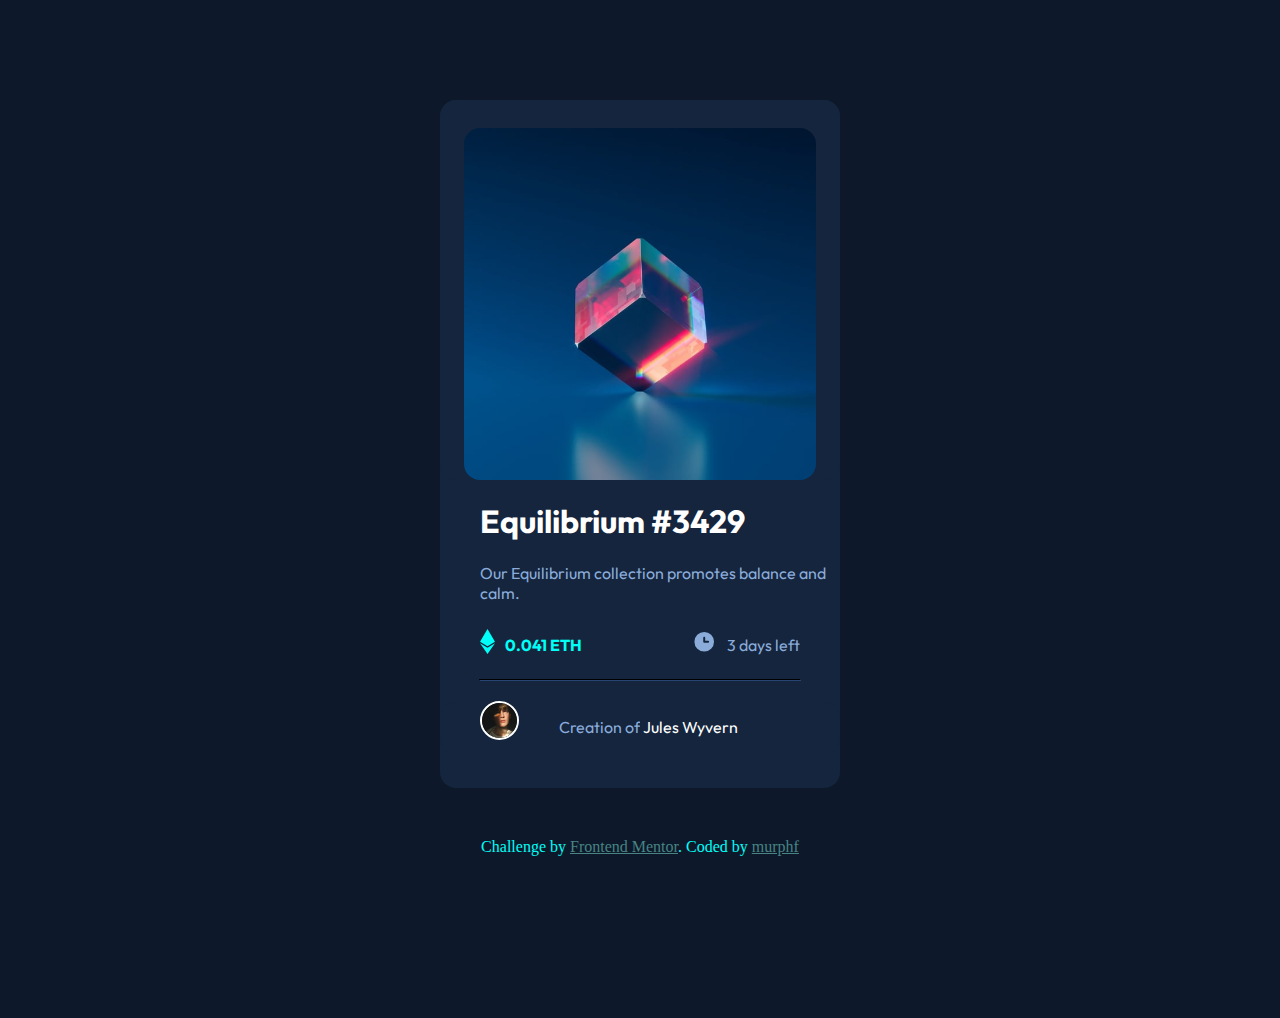
<file: index.html>
<!DOCTYPE html>
<html lang="en">
<head>
  <meta charset="UTF-8">
  <meta name="viewport" content="width=device-width, initial-scale=1.0"> <!-- displays site properly based on user's device -->
  <link rel="stylesheet" href="https://fonts.googleapis.com/css?family=Outfit">
  <link rel="icon" type="image/png" sizes="32x32" href="./images/favicon-32x32.png">
  <link rel="stylesheet" type="text/css" href="styles.css"/>
  <title>NFT preview card component</title>
</head>

<body>
<main>

<div id="first"> 
  
  <img class="ethImage" src="./images/image-equilibrium.jpg" alt="crystal cube">
  <img class="overlay" src="./images/icon-view.svg" alt ="view icon">

</div>

<div id="second">
  <h1 class="title">Equilibrium #3429</h1>
  <p class="description">
  Our Equilibrium collection promotes balance and calm.</p> 
</div>

<div id="details">
    <div class="price">
      <!-- <spam class="overlay" /> -->
    <img class= "ethIcone" src="images/icon-ethereum.svg" alt="ethereum icon"> 
      <p >0.041 ETH</p>
    </div> 
   <div class="days">
      <img class= "clockIcone" src="images/icon-clock.svg" alt="clock icon">
      <p class="countdown">3 days left</p> 
   </div>
</div>

<hr class="line">

<div id="bottom">
    <img class= "creatorImage" src="./images/image-avatar.png" alt="image of the creator" >
    <p class="creationOf"> Creation of</p>
    <p class="creatorName">&nbsp;Jules Wyvern</p>
</div>

</main>

<footer class="attribution">
    Challenge by <a href="https://www.frontendmentor.io?ref=challenge" target="_blank">Frontend Mentor</a>. 
    Coded by <a href="https://github.com/murphf" target="_blank">murphf</a>
</footer>

<svg xmlns="http://www.w3.org/2000/svg"><filter id="svgTint"><feColorMatrix type="matrix" values="0.23137254901960785 0.23137254901960785 0.23137254901960785  0 0 0.7607843137254902 0.7607843137254902 0.7607843137254902  0 0 0.9686274509803922 0.9686274509803922 0.9686274509803922  0 0  0 0 0 1 0" /></filter></svg>

</body>
</html>
</file>
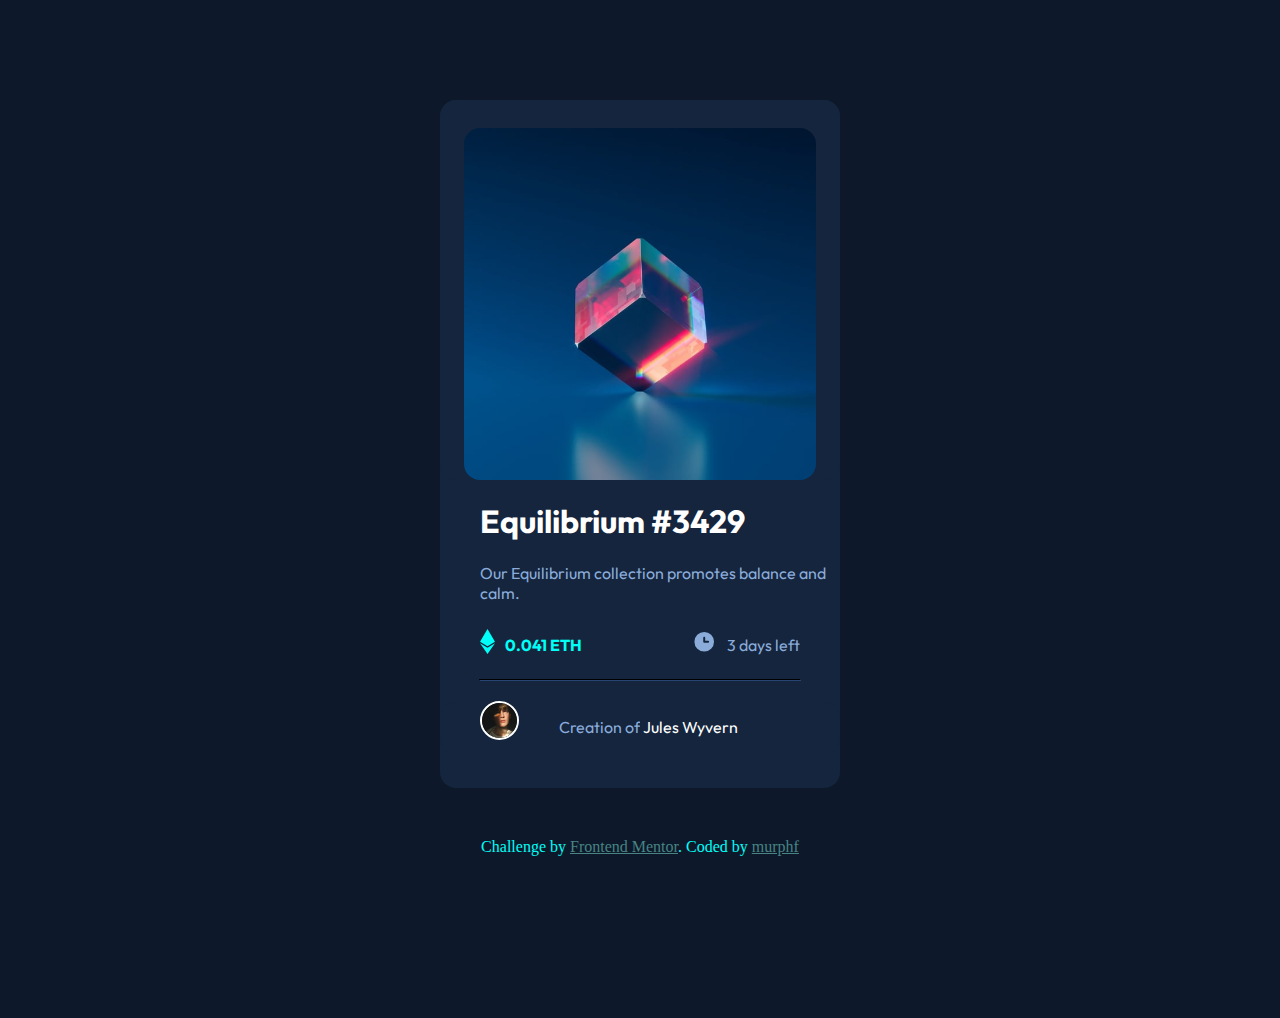
<file: nftPreviewCardComponent/index.html>
<!DOCTYPE html>
<html lang="en">
<head>
  <meta charset="UTF-8">
  <meta name="viewport" content="width=device-width, initial-scale=1.0"> <!-- displays site properly based on user's device -->
  <link rel="stylesheet" href="https://fonts.googleapis.com/css?family=Outfit">
  <link rel="icon" type="image/png" sizes="32x32" href="./images/favicon-32x32.png">
  <link rel="stylesheet" type="text/css" href="styles.css"/>
  <title>NFT preview card component</title>
</head>

<body>
<main>

<div id="first">
  <img class="ethImage" src="./images/image-equilibrium.jpg">
</div>

<div id="second">
  <h1 class="title">Equilibrium #3429</h1>
  <p class="description">
  Our Equilibrium collection promotes balance and calm.</p> 
</div>

<div id="details">
    <div class="price">
      <img class= "ethIcone" src="images/icon-ethereum.svg">
      <p >0.041 ETH</p>
    </div> 
   <div class="days">
      <img class= "clockIcone" src="images/icon-clock.svg">
      <p class="countdown">3 days left</p> 
   </div>
</div>

<hr class="line">

<div id="bottom">
    <img class= "creatorImage" src="./images/image-avatar.png" >
    <p class="creationOf"> Creation of</p>
    <p class="creatorName">&nbsp;Jules Wyvern</p>
</div>

</main>

<footer class="attribution">
    Challenge by <a href="https://www.frontendmentor.io?ref=challenge" target="_blank">Frontend Mentor</a>. 
    Coded by <a href="#">murphf</a>
</footer>

<svg xmlns="http://www.w3.org/2000/svg"><filter id="svgTint"><feColorMatrix type="matrix" values="0.23137254901960785 0.23137254901960785 0.23137254901960785  0 0 0.7607843137254902 0.7607843137254902 0.7607843137254902  0 0 0.9686274509803922 0.9686274509803922 0.9686274509803922  0 0  0 0 0 1 0" /></filter></svg>

</body>
</html>
</file>
<file: styles.css>
*{
	background-color: hsl(217, 54%, 11%);
}



a
{
	color: hsl(178, 29%, 40%) ;
}

/* card skeleton */
main
{
	width: 25rem ;
	height: 43rem;
	background-color: hsl(216, 50%, 16%);
	margin: auto;
	margin-top: 100px;
	border-radius: 1rem;
}

/*---- image part ----*/
#first
{
	padding-top: 2%;
	border-radius: 1rem;
	background-color: hsl(216, 50%, 16%);
	position: relative;
}

/* principal image */
.ethImage
{
	margin: 5% auto 0 auto;
	border-radius: 1rem;
  	display: block;
	width: 22rem;
	background-color: hsl(216, 50%, 16%);
}

/* hovering effect: blue filter + svg icon */
.ethImage:hover {
	filter: brightness(121%) contrast(70%) hue-rotate(122deg) saturate(127%) grayscale(36%) sepia(60%) url(#svgTint);
}

/* add the SVG icon to the image */
.overlay{
	position: absolute;
	width: 60px;
	display: none;
	top: 55%;
	left: 50%;
	transform: translate(-50%, -50%);
	background-color: transparent;
	/* z-index: 1; */
}
.ethImage:hover + .overlay
{
	display: block;
	z-index: 1;
	opacity: 1;
}

/*---- title + text ----*/
#second
{
	background-color:hsl(216, 50%, 16%);
}

/* Equilibrium title */
.title
{
	padding-left: 10%;
	background-color: hsl(216, 50%, 16%);
	color: white;
	font-family: Outfit;
	font-size: 600;
}

.title:hover, #bottom .creatorName:hover {
	color: hsl(178, 100%, 50%);
  }

/* all <p> elements */
p
{
	background-color: hsl(216, 50%, 16%);
}

/* principal text */
.description
{
	padding-left: 10%;
	color:  hsl(215, 51%, 70%);
	background-color: hsl(216, 50%, 16%);
	font-family: Outfit;
	font-size: 400;
}

/*----- price + countdown -----*/
#details
{
	display: flex;
	justify-content: space-between;
	padding-left: 10%;
	padding-right: 10%;
	background-color: hsl(216, 50%, 16%);
}

#details p
{
	padding-left: 10px;
	color: hsl(178, 100%, 50%);
	font-family: Outfit;
	font-weight: bold;
}

#details p.countdown
{
	color:  hsl(215, 51%, 70%);
	font-weight: normal;
}

.price
{
	display: flex;
	justify-content: start;
	background-color:  hsl(216, 50%, 16%);
}

.days
{
	display: flex;
	justify-content: start;
	/* justify-content: space-between; */
	background-color:  hsl(216, 50%, 16%);
}

.ethIcone
{
	padding-top: 10px;
	background-color:  hsl(216, 50%, 16%);
	width: 15px;
	height: 25px;
}

.clockIcone
{
	padding-top: 10px;
	background-color:  hsl(216, 50%, 16%);
	width: 25px;
	height: 25px;
}

.line {
	width: 20rem;
	border-color: hsl(217, 49%, 8%) ; 
}

/*---- creation of part ----*/
#bottom
{
	display: flex;
	justify-content: start;
	margin-top: 5%;
	background-color: hsl(216, 50%, 16%);
	border-radius: 1rem;
	color: hsl(215, 51%, 70%);
	font-family: Outfit;
}

#bottom .creatorName
{
	color: white;
}

.creationOf
{
	padding-left:10%;
}

.creatorImage
{
	width: 35px;
	height: 35px;
	background-color: hsl(216, 50%, 16%);
	border-radius: 50%;
	border: 2px solid white;
	margin-left: 10%;
}

/*--- footer part ---*/
footer
{
	margin-top: 50px;
	text-align: center;
	color: hsl(178, 100%, 50%);
}

/* responsiveness manipulation */
/* @media (max-width: 767px) {
	main {
	  width: auto;
	  height: auto;
	  margin-top: 50px;
	  padding: 5%;
	}
	
	.ethImage {
	  width: 90%;
	  margin: 5% auto 0 auto;
	}
	
	.description {
	  font-size: 300;
	}
	
	.creatorImage {
	  width: 20px;
	  height: 20px;
	  margin-left: 5%;
	}
	
	#details p {
	  font-size: 300;
	}
  } */
</file>
<file: nftPreviewCardComponent/styles.css>
*{
	background-color: hsl(217, 54%, 11%);
}



a
{
	color: hsl(178, 29%, 40%) ;
}

/* card skeleton */
main
{
	width: 25rem ;
	height: 43rem;
	background-color: hsl(216, 50%, 16%);
	margin: auto;
	margin-top: 100px;
	border-radius: 1rem;
}

/*---- image part ----*/
#first
{
	padding-top: 2%;
	border-radius: 1rem;
	background-color: hsl(216, 50%, 16%);
	position: relative;
}

/* principal image */
.ethImage
{
	margin: 5% auto 0 auto;
	border-radius: 1rem;
  	display: block;
	width: 22rem;
	background-color: hsl(216, 50%, 16%);
}

/* hovering effect: blue filter + svg icon */
.ethImage:hover {
	filter: brightness(121%) contrast(70%) hue-rotate(122deg) saturate(127%) grayscale(36%) sepia(60%) url(#svgTint);
}

/* add the SVG icon to the image */
.overlay{
	position: absolute;
	width: 60px;
	display: none;
	top: 55%;
	left: 50%;
	transform: translate(-50%, -50%);
	background-color: transparent;
	/* z-index: 1; */
}
.ethImage:hover + .overlay
{
	display: block;
	z-index: 1;
	opacity: 1;
}

/*---- title + text ----*/
#second
{
	background-color:hsl(216, 50%, 16%);
}

/* Equilibrium title */
.title
{
	padding-left: 10%;
	background-color: hsl(216, 50%, 16%);
	color: white;
	font-family: Outfit;
	font-size: 600;
}

.title:hover, #bottom .creatorName:hover {
	color: hsl(178, 100%, 50%);
  }

/* all <p> elements */
p
{
	background-color: hsl(216, 50%, 16%);
}

/* principal text */
.description
{
	padding-left: 10%;
	color:  hsl(215, 51%, 70%);
	background-color: hsl(216, 50%, 16%);
	font-family: Outfit;
	font-size: 400;
}

/*----- price + countdown -----*/
#details
{
	display: flex;
	justify-content: space-between;
	padding-left: 10%;
	padding-right: 10%;
	background-color: hsl(216, 50%, 16%);
}

#details p
{
	padding-left: 10px;
	color: hsl(178, 100%, 50%);
	font-family: Outfit;
	font-weight: bold;
}

#details p.countdown
{
	color:  hsl(215, 51%, 70%);
	font-weight: normal;
}

.price
{
	display: flex;
	justify-content: start;
	background-color:  hsl(216, 50%, 16%);
}

.days
{
	display: flex;
	justify-content: start;
	/* justify-content: space-between; */
	background-color:  hsl(216, 50%, 16%);
}

.ethIcone
{
	padding-top: 10px;
	background-color:  hsl(216, 50%, 16%);
	width: 15px;
	height: 25px;
}

.clockIcone
{
	padding-top: 10px;
	background-color:  hsl(216, 50%, 16%);
	width: 25px;
	height: 25px;
}

.line {
	width: 20rem;
	border-color: hsl(217, 49%, 8%) ; 
}

/*---- creation of part ----*/
#bottom
{
	display: flex;
	justify-content: start;
	margin-top: 5%;
	background-color: hsl(216, 50%, 16%);
	border-radius: 1rem;
	color: hsl(215, 51%, 70%);
	font-family: Outfit;
}

#bottom .creatorName
{
	color: white;
}

.creationOf
{
	padding-left:10%;
}

.creatorImage
{
	width: 35px;
	height: 35px;
	background-color: hsl(216, 50%, 16%);
	border-radius: 50%;
	border: 2px solid white;
	margin-left: 10%;
}

/*--- footer part ---*/
footer
{
	margin-top: 50px;
	text-align: center;
	color: hsl(178, 100%, 50%);
}

/* responsiveness manipulation */
/* @media (max-width: 767px) {
	main {
	  width: auto;
	  height: auto;
	  margin-top: 50px;
	  padding: 5%;
	}
	
	.ethImage {
	  width: 90%;
	  margin: 5% auto 0 auto;
	}
	
	.description {
	  font-size: 300;
	}
	
	.creatorImage {
	  width: 20px;
	  height: 20px;
	  margin-left: 5%;
	}
	
	#details p {
	  font-size: 300;
	}
  } */
</file>
